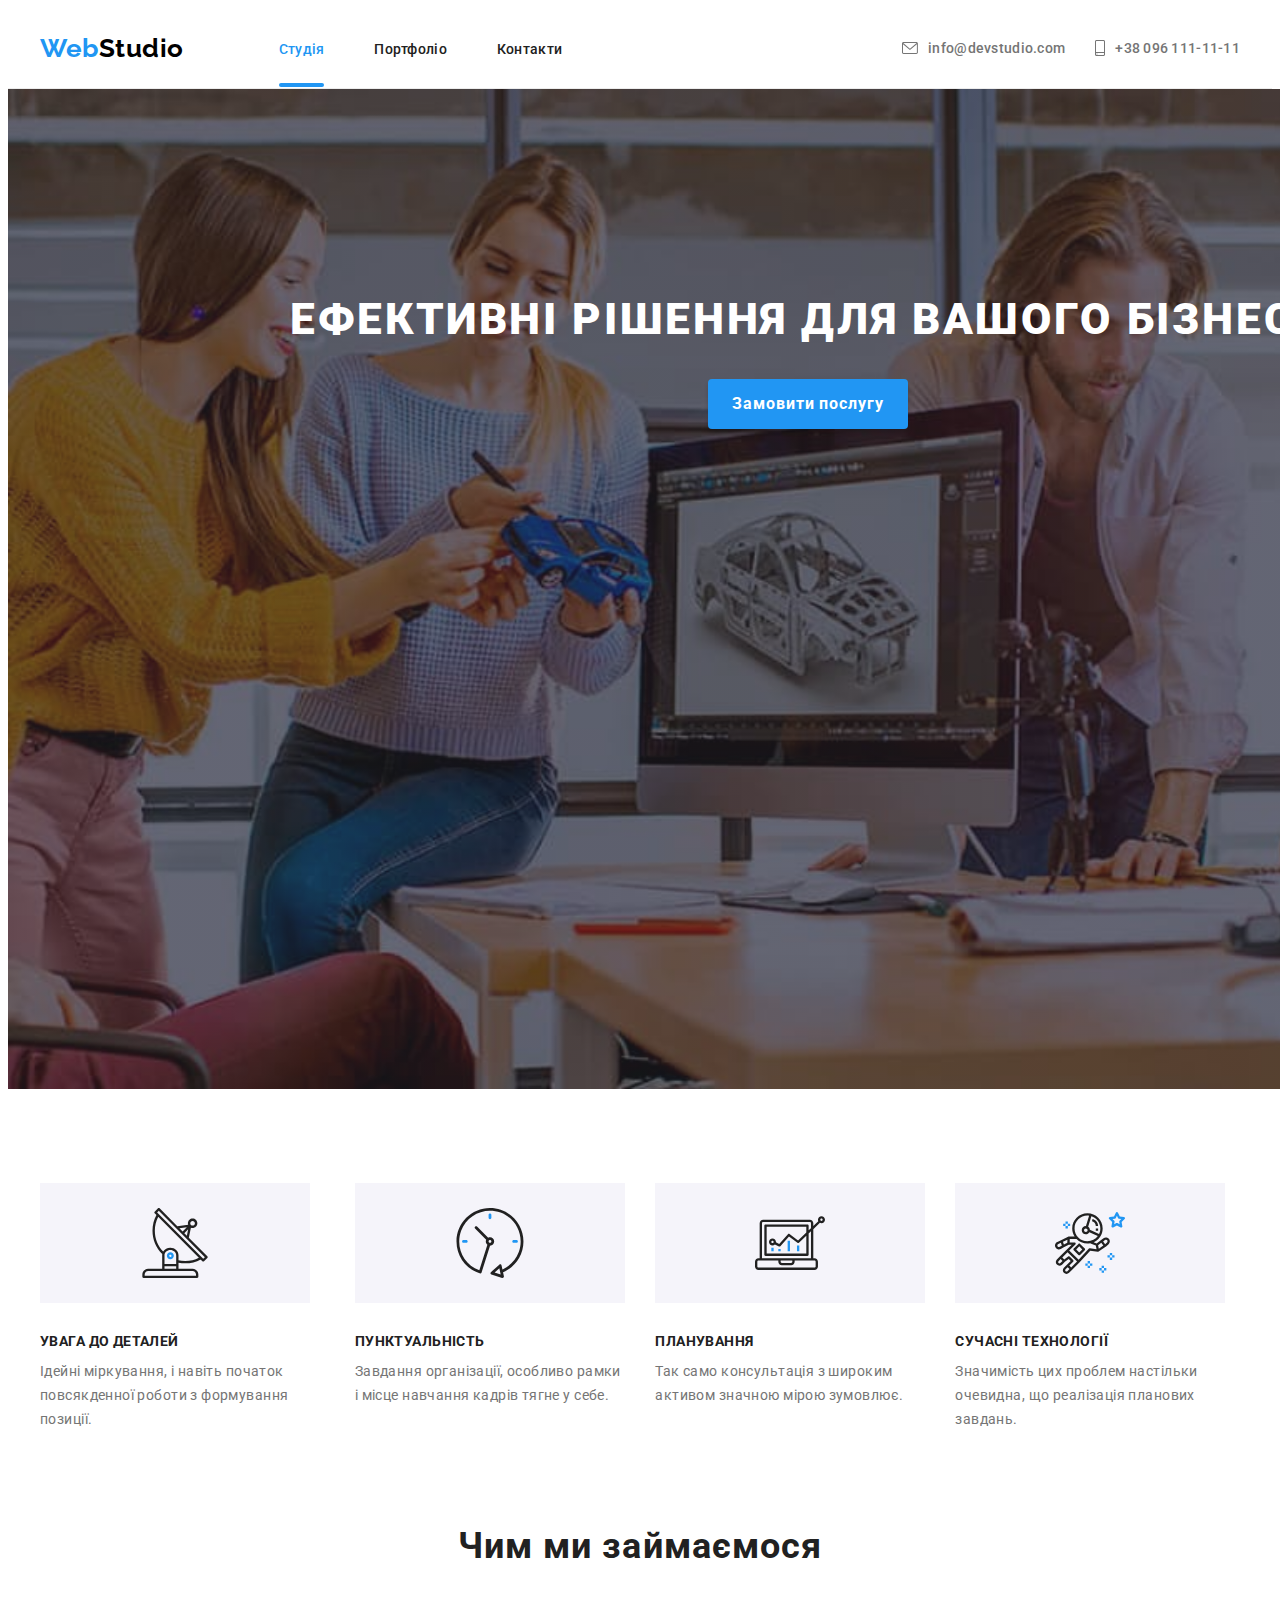
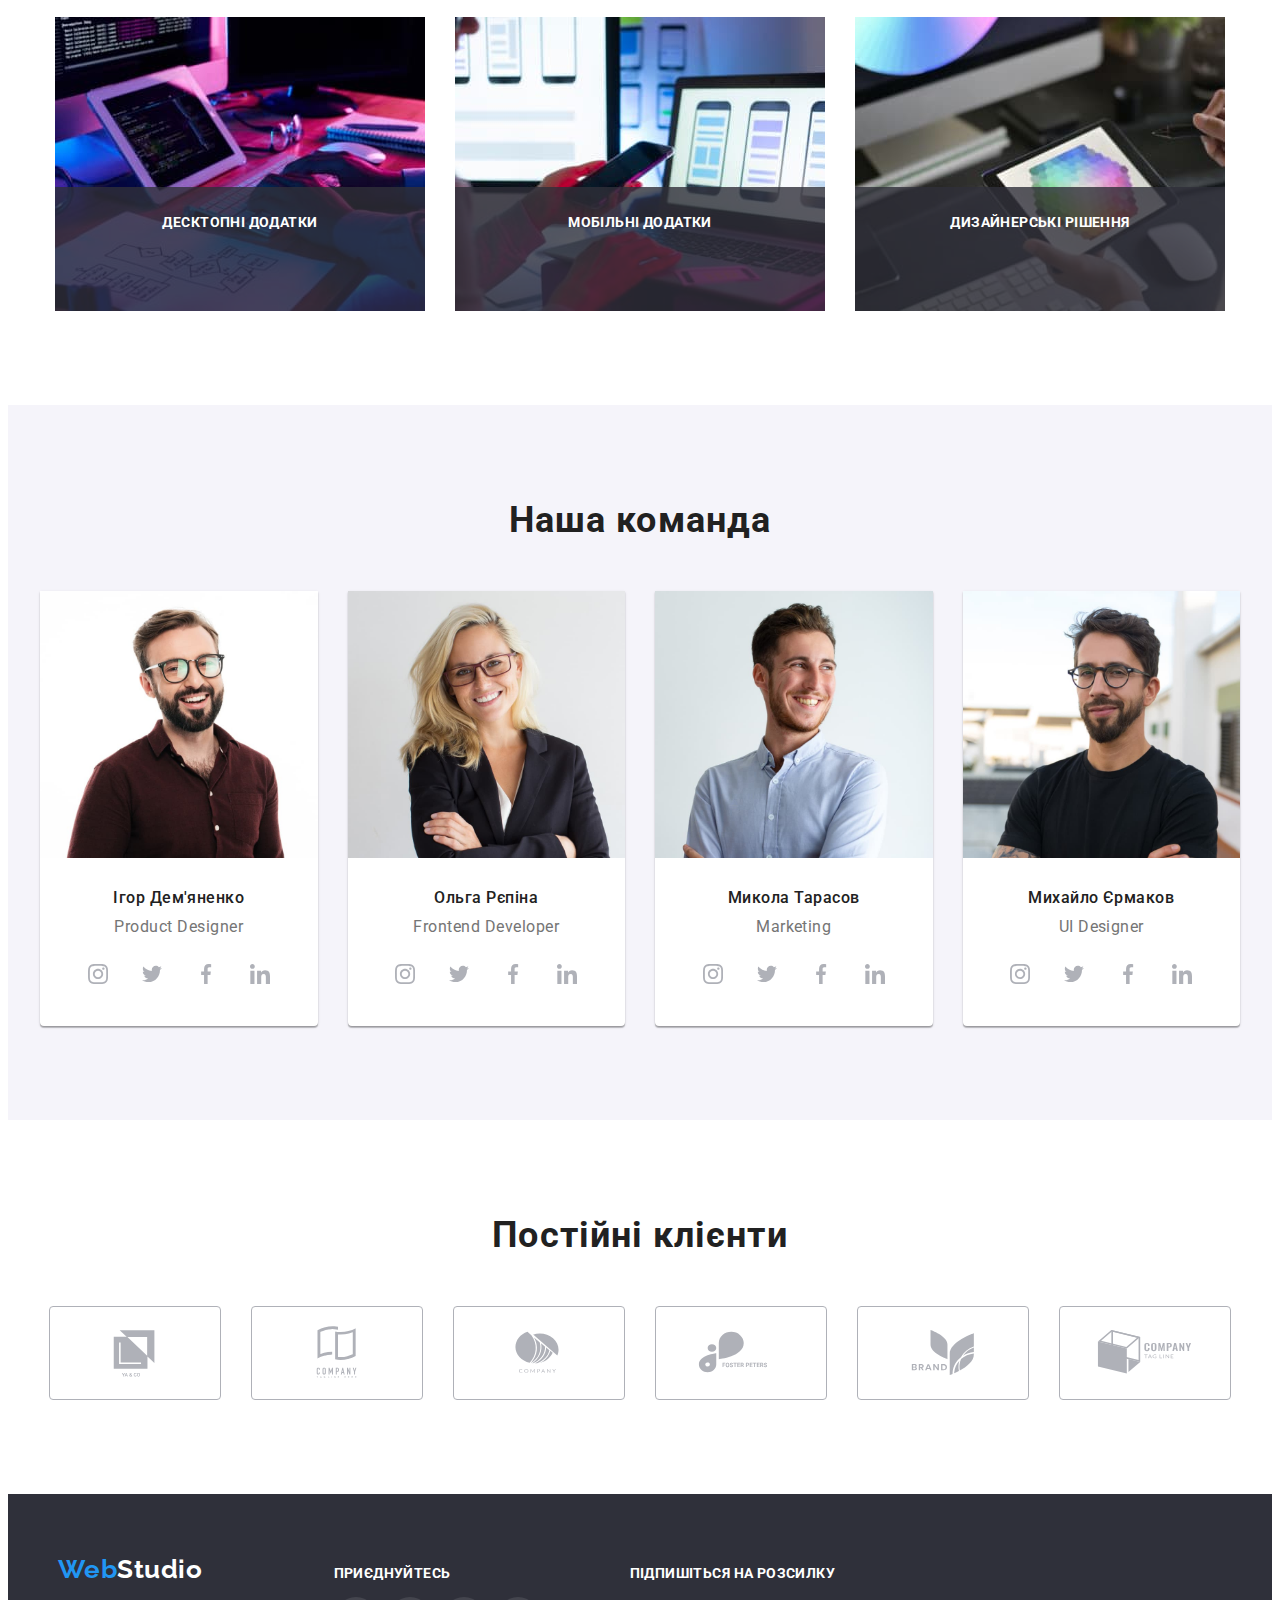
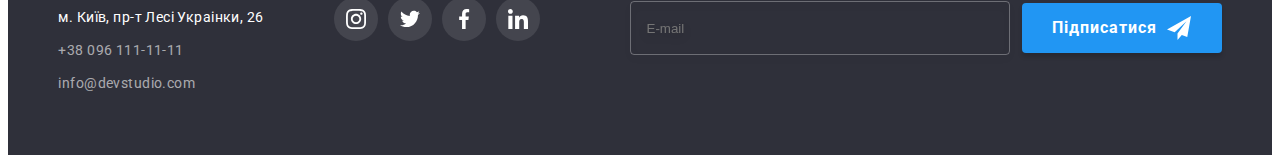
<file: index.html>
<!DOCTYPE html>
<html lang="uk">
  <head>
    <meta charset="UTF-8" />
    <meta http-equiv="X-UA-Compatible" content="IE=edge" />
    <meta name="viewport" content="width=device-width, initial-scale=1.0" />
    <title>WebStudio</title>
    <link rel="preconnect" href="https://fonts.googleapis.com" />
    <link rel="preconnect" href="https://fonts.gstatic.com" crossorigin />
    <link
      href="https://fonts.googleapis.com/css2?family=Raleway:wght@700&family=Roboto:wght@400;500;700;900&display=swap"
      rel="stylesheet"
    />
    <link
      rel="stylesheet"
      href="https://cdnjs.cloudflare.com/ajax/libs/modern-normalize/1.1.0/modern-normalize.min.css"
      integrity="sha512-wpPYUAdjBVSE4KJnH1VR1HeZfpl1ub8YT/NKx4PuQ5NmX2tKuGu6U/JRp5y+Y8XG2tV+wKQpNHVUX03MfMFn9Q=="
      crossorigin="anonymous"
      referrerpolicy="no-referrer"
    />
    <link rel="stylesheet" href="./css/main.min.css" />
  </head>

  <body>
    <!---------- HEADER ---------->
    <header class="header">
      <nav class="header-nav container">
        <a class="logo" lang="en" href="./index.html"><span>Web</span>Studio</a>
        <ul class="header-list">
          <li class="header-list__item">
            <a class="header-list__link underline current" href="./index.html">Студія</a>
          </li>
          <li class="header-list__item">
            <a class="header-list__link underline" href="./portfolio.html">Портфоліо</a>
          </li>
          <li class="header-list__item">
            <a class="header-list__link underline" href="#">Контакти</a>
          </li>
        </ul>
        <ul class="header-contacts">
          <li class="header-contacts__item">
            <a class="header-contacts__link" href="mailto:info@devstudio.com">
              <svg class="header-contacts__icon" width="16" height="12">
                <use href="./images/icons.svg#icon-email"></use>
              </svg>
              info@devstudio.com
            </a>
          </li>
          <li class="header-contacts__item">
            <a class="header-contacts__link" href="tel:+380961111111">
              <svg class="header-contacts__icon" width="10" height="16">
                <use href="./images/icons.svg#icon-smartphone"></use>
              </svg>
              +38 096 111-11-11
            </a>
          </li>
        </ul>
      </nav>
    </header>

    <main class="main">
      <!---------- HERO ---------->
      <section class="hero">
        <div class="hero__wrap container">
          <h1 class="hero__title">Ефективні рішення для вашого бізнесу</h1>
          <button class="button" type="button" data-modal-open>Замовити послугу</button>
        </div>
      </section>

      <!---------- OUR ADVANTAGES ---------->
      <section class="advantages section">
        <div class="advantages__wrap container">
          <h2 class="advantages__title visually-hidden">Наші переваги</h2>
          <!--h2 - це неявний заголовок, його не має на макеті. Його буде скрито за допомогою CSS-->
          <ul class="advantages-list">
            <li class="advantages-list__item">
              <div class="advantages-list__wrap">
                <svg class="advantages-list__icon" width="70" height="70">
                  <use href="./images/icons.svg#icon-antenna"></use>
                </svg>
              </div>
              <h3 class="advantages-list__title">Увага до деталей</h3>
              <p class="advantages-list__text">
                Ідейні міркування, і навіть початок повсякденної роботи з формування позиції.
              </p>
            </li>
            <li class="advantages-list__item">
              <div class="advantages-list__wrap">
                <svg class="advantages-list__icon" width="70" height="70">
                  <use href="./images/icons.svg#icon-clock"></use>
                </svg>
              </div>
              <h3 class="advantages-list__title">Пунктуальність</h3>
              <p class="advantages-list__text">
                Завдання організації, особливо рамки і місце навчання кадрів тягне у себе.
              </p>
            </li>
            <li class="advantages-list__item">
              <div class="advantages-list__wrap">
                <svg class="advantages-list__icon" width="70" height="70">
                  <use href="./images/icons.svg#icon-diagram"></use>
                </svg>
              </div>
              <h3 class="advantages-list__title">Планування</h3>
              <p class="advantages-list__text">Так само консультація з широким активом значною мірою зумовлює.</p>
            </li>

            <li class="advantages-list__item">
              <div class="advantages-list__wrap">
                <svg class="advantages-list__icon" width="70" height="70">
                  <use href="./images/icons.svg#icon-astronaut"></use>
                </svg>
              </div>
              <h3 class="advantages-list__title">Сучасні технології</h3>
              <p class="advantages-list__text">
                Значимість цих проблем настільки очевидна, що реалізація планових завдань.
              </p>
            </li>
          </ul>
        </div>
      </section>

      <!---------- WHAT WE DO ---------->
      <section class="whatwedo">
        <div class="whatwedo__wrap container">
          <h2 class="whatwedo__title">Чим ми займаємося</h2>
          <ul class="whatwedo-list">
            <li class="whatwedo-list__item">
              <img src="./images/img1.jpg" width="370" alt="Людина працю за комп'ютером" />
              <p class="whatwedo-list__text">Десктопні додатки</p>
            </li>
            <li class="whatwedo-list__item">
              <img src="./images/img2.jpg" width="370" alt="Людина працює над макетом мобільного додатку" />
              <p class="whatwedo-list__text">Мобільні додатки</p>
            </li>
            <li class="whatwedo-list__item">
              <img src="./images/img3.jpg" width="370" alt="Людина працює з кольорами мобільного додатку" />
              <p class="whatwedo-list__text">Дизайнерські рішення</p>
            </li>
          </ul>
        </div>
      </section>

      <!---------- TEAM ---------->
      <section class="team section">
        <div class="team__wrap container">
          <h2 class="team__title">Наша команда</h2>
          <ul class="team-list">
            <li class="team-list__item">
              <div class="team-list__wrap">
                <img src="./images/img4.jpg" width="270" alt="Ігор Дем'яненко" />
                <div class="team-list__cardfooter">
                  <h3 class="team-list__title">Ігор Дем'яненко</h3>
                  <p class="team-list__text" lang="en">Product Designer</p>
                  <ul class="socialnets">
                    <li class="socialnets__item">
                      <a class="socialnets__link" href="#">
                        <svg class="socialnets__icon" width="20" height="20">
                          <use href="./images/icons.svg#icon-instagram"></use>
                        </svg>
                      </a>
                    </li>
                    <li class="socialnets__item">
                      <a class="socialnets__link" href="#">
                        <svg class="socialnets__icon" width="20" height="20">
                          <use href="./images/icons.svg#icon-twitter"></use>
                        </svg>
                      </a>
                    </li>
                    <li class="socialnets__item">
                      <a class="socialnets__link" href="#">
                        <svg class="socialnets__icon" width="20" height="20">
                          <use href="./images/icons.svg#icon-facebook"></use>
                        </svg>
                      </a>
                    </li>
                    <li class="socialnets__item">
                      <a class="socialnets__link" href="#">
                        <svg class="socialnets__icon" width="20" height="20">
                          <use href="./images/icons.svg#icon-linkedin"></use>
                        </svg>
                      </a>
                    </li>
                  </ul>
                </div>
              </div>
            </li>
            <li class="team-list__item">
              <div class="team-list__wrap">
                <img src="./images/img5.jpg" width="270" alt="Ольга Рєпіна" />
                <div class="team-list__cardfooter">
                  <h3 class="team-list__title">Ольга Рєпіна</h3>
                  <p class="team-list__text" lang="en">Frontend Developer</p>
                  <ul class="socialnets">
                    <li class="socialnets__item">
                      <a class="socialnets__link" href="#">
                        <svg class="socialnets__icon" width="20" height="20">
                          <use href="./images/icons.svg#icon-instagram"></use>
                        </svg>
                      </a>
                    </li>
                    <li class="socialnets__item">
                      <a class="socialnets__link" href="#">
                        <svg class="socialnets__icon" width="20" height="20">
                          <use href="./images/icons.svg#icon-twitter"></use>
                        </svg>
                      </a>
                    </li>
                    <li class="socialnets__item">
                      <a class="socialnets__link" href="#">
                        <svg class="socialnets__icon" width="20" height="20">
                          <use href="./images/icons.svg#icon-facebook"></use>
                        </svg>
                      </a>
                    </li>
                    <li class="socialnets__item">
                      <a class="socialnets__link" href="#">
                        <svg class="socialnets__icon" width="20" height="20">
                          <use href="./images/icons.svg#icon-linkedin"></use>
                        </svg>
                      </a>
                    </li>
                  </ul>
                </div>
              </div>
            </li>
            <li class="team-list__item">
              <div class="team-list__wrap">
                <img src="./images/img6.jpg" width="270" alt="Микола Тарасов" />
                <div class="team-list__cardfooter">
                  <h3 class="team-list__title">Микола Тарасов</h3>
                  <p class="team-list__text" lang="en">Marketing</p>
                  <ul class="socialnets">
                    <li class="socialnets__item">
                      <a class="socialnets__link" href="#">
                        <svg class="socialnets__icon" width="20" height="20">
                          <use href="./images/icons.svg#icon-instagram"></use>
                        </svg>
                      </a>
                    </li>
                    <li class="socialnets__item">
                      <a class="socialnets__link" href="#">
                        <svg class="socialnets__icon" width="20" height="20">
                          <use href="./images/icons.svg#icon-twitter"></use>
                        </svg>
                      </a>
                    </li>
                    <li class="socialnets__item">
                      <a class="socialnets__link" href="#">
                        <svg class="socialnets__icon" width="20" height="20">
                          <use href="./images/icons.svg#icon-facebook"></use>
                        </svg>
                      </a>
                    </li>
                    <li class="socialnets__item">
                      <a class="socialnets__link" href="#">
                        <svg class="socialnets__icon" width="20" height="20">
                          <use href="./images/icons.svg#icon-linkedin"></use>
                        </svg>
                      </a>
                    </li>
                  </ul>
                </div>
              </div>
            </li>
            <li class="team-list__item">
              <div class="team-list__wrap">
                <img src="./images/img7.jpg" width="270" alt="Михайло Єрмаков" />
                <div class="team-list__cardfooter">
                  <h3 class="team-list__title">Михайло Єрмаков</h3>
                  <p class="team-list__text" lang="en">UI Designer</p>
                  <ul class="socialnets">
                    <li class="socialnets__item">
                      <a class="socialnets__link" href="#">
                        <svg class="socialnets__icon" width="20" height="20">
                          <use href="./images/icons.svg#icon-instagram"></use>
                        </svg>
                      </a>
                    </li>
                    <li class="socialnets__item">
                      <a class="socialnets__link" href="#">
                        <svg class="socialnets__icon" width="20" height="20">
                          <use href="./images/icons.svg#icon-twitter"></use>
                        </svg>
                      </a>
                    </li>
                    <li class="socialnets__item">
                      <a class="socialnets__link" href="#">
                        <svg class="socialnets__icon" width="20" height="20">
                          <use href="./images/icons.svg#icon-facebook"></use>
                        </svg>
                      </a>
                    </li>
                    <li class="socialnets__item">
                      <a class="socialnets__link" href="#">
                        <svg class="socialnets__icon" width="20" height="20">
                          <use href="./images/icons.svg#icon-linkedin"></use>
                        </svg>
                      </a>
                    </li>
                  </ul>
                </div>
              </div>
            </li>
          </ul>
        </div>
      </section>

      <!---------- CLIENTS ---------->
      <section class="clients section">
        <div class="clients__wrap container">
          <h2 class="clients__title">Постійні клієнти</h2>
          <ul class="clients-list">
            <li class="clients-list__item">
              <a class="clients-list__link" href="#" target="_blank" rel="noopener noreferrer nofollow">
                <svg class="clients-list__icon" width="106" height="60">
                  <use href="./images/icons.svg#icon-logo-yaco"></use>
                </svg>
              </a>
            </li>
            <li class="clients-list__item">
              <a class="clients-list__link" href="#" target="_blank" rel="noopener noreferrer nofollow">
                <svg class="clients-list__icon" width="106" height="60">
                  <use href="./images/icons.svg#icon-logo-tagline-here"></use>
                </svg>
              </a>
            </li>
            <li class="clients-list__item">
              <a class="clients-list__link" href="#" target="_blank" rel="noopener noreferrer nofollow">
                <svg class="clients-list__icon" width="106" height="60">
                  <use href="./images/icons.svg#icon-logo-company"></use>
                </svg>
              </a>
            </li>
            <li class="clients-list__item">
              <a class="clients-list__link" href="#" target="_blank" rel="noopener noreferrer nofollow">
                <svg class="clients-list__icon" width="106" height="60">
                  <use href="./images/icons.svg#icon-logo-foster-peters"></use>
                </svg>
              </a>
            </li>
            <li class="clients-list__item">
              <a class="clients-list__link" href="#" target="_blank" rel="noopener noreferrer nofollow">
                <svg class="clients-list__icon" width="106" height="60">
                  <use href="./images/icons.svg#icon-logo-brand"></use>
                </svg>
              </a>
            </li>
            <li class="clients-list__item">
              <a class="clients-list__link" href="#" target="_blank" rel="noopener noreferrer nofollow">
                <svg class="clients-list__icon" width="106" height="60">
                  <use href="./images/icons.svg#icon-logo-tagline"></use>
                </svg>
              </a>
            </li>
          </ul>
        </div>
      </section>
    </main>

    <!---------- FOOTER ---------->
    <footer class="footer">
      <div class="footer__wrap container">
        <div class="footer-contacts">
          <a class="logo footer__logo" lang="en" href="./index.html"><span>Web</span>Studio</a>
          <address class="address">
            <ul class="address-list">
              <li class="address-list__item">
                <a
                  class="address-list__map"
                  href="https://goo.gl/maps/CPtrU1FHBa2aNyZL9"
                  target="_blank"
                  rel="noopener noreferrer nofollow"
                  >м. Київ, пр-т Лесі Украінки, 26
                </a>
              </li>

              <li class="address-list__item">
                <a class="address-list__tel" href="tel:+380961111111">+38 096 111-11-11</a>
              </li>

              <li class="address-list__item">
                <a class="address-list__mailto" href="mailto:info@devstudio.com">info@devstudio.com</a>
              </li>
            </ul>
          </address>
        </div>
        <div class="footer__socialnets">
          <h2 class="footer__title">приєднуйтесь</h2>
          <ul class="socialnets">
            <li class="socialnets__item">
              <a class="socialnets__link" href="#" target="_blank" rel="noopener noreferrer nofollow">
                <svg class="socialnets__icon socialnets__icon--color" width="20" height="20">
                  <use href="./images/icons.svg#icon-instagram"></use>
                </svg>
              </a>
            </li>
            <li class="socialnets__item">
              <a class="socialnets__link" href="#" target="_blank" rel="noopener noreferrer nofollow">
                <svg class="socialnets__icon socialnets__icon--color" width="20" height="20">
                  <use href="./images/icons.svg#icon-twitter"></use>
                </svg>
              </a>
            </li>
            <li class="socialnets__item">
              <a class="socialnets__link" href="#" target="_blank" rel="noopener noreferrer nofollow">
                <svg class="socialnets__icon socialnets__icon--color" width="20" height="20">
                  <use href="./images/icons.svg#icon-facebook"></use>
                </svg>
              </a>
            </li>
            <li class="socialnets__item">
              <a class="socialnets__link" href="#" target="_blank" rel="noopener noreferrer nofollow">
                <svg class="socialnets__icon socialnets__icon--color" width="20" height="20">
                  <use href="./images/icons.svg#icon-linkedin"></use>
                </svg>
              </a>
            </li>
          </ul>
        </div>
        <form class="footer-form">
          <h2 class="footer-form__title">Підпишіться на розсилку</h2>
          <label class="footer-form__label">
            <input class="footer-form__signup" type="email" placeholder="E-mail" />
            <button class="button footer-form__button" type="submit">
              Підписатися
              <svg class="footer-form__icon" width="24" height="24">
                <use href="./images/icons.svg#icon-send"></use>
              </svg>
            </button>
          </label>
        </form>
      </div>
    </footer>

    <!-- Modal window for "Замовити послугу" -->
    <div class="backdrop is-hidden" data-modal>
      <div class="modal">
        <button class="modal__button" type="button" data-modal-close>
          <svg class="modal__icon" width="18" height="18">
            <use href="./images/icons.svg#icon-close-black"></use>
          </svg>
        </button>

        <form class="modal-form">
          <b class="modal-form__title">Залиште свої дані, ми вам передзвонимо</b>
          <label class="modal-form__label">
            <input class="modal-form__input" type="text" name="user-name" />
            <span class="modal-form__pretitle">Ім'я</span>
            <svg class="modal-form__icon" width="18" height="18">
              <use href="./images/icons.svg#icon-person-black"></use>
            </svg>
          </label>

          <label class="modal-form__label">
            <input class="modal-form__input type="tel" name="tel" />
            <span class="modal-form__pretitle">Телефон</span>
            <svg class="modal-form__icon" width="18" height="18">
              <use href="./images/icons.svg#icon-phone-black"></use>
            </svg>
          </label>

          <label class="modal-form__label">
            <input class="modal-form__input type="email" name="email" />
            <span class="modal-form__pretitle">Пошта</span>
            <svg class="modal-form__icon" width="18" height="18">
              <use href="./images/icons.svg#icon-email-black"></use>
            </svg>
          </label>

          <div class="modal-form__label">
            <textarea
              class="modal-form__comments"
              name="comments"
              cols="30"
              rows="10"
              placeholder="Введіть текст"
            ></textarea>
            <span class="modal-form__pretitle">Коментар</span>
          </div>

          <label class="modal-form__contract">
            <input class="modal-form__checkbox--out" type="checkbox" name="checkbox" value="contract terms" />
            <span class="modal-form__checkbox--new"></span>
            <b class="modal-form__text">Погоджуюся з розсилкою та приймаю</b>
            <a class="modal-form__terms" href="#">Умови договору</a>
          </label>

          <button class="modal-form__button" type="submit">Відправити</button>
        </form>
      </div>
    </div>
  </body>

  <script src="./js/modal.js"></script>
</html>
</file>
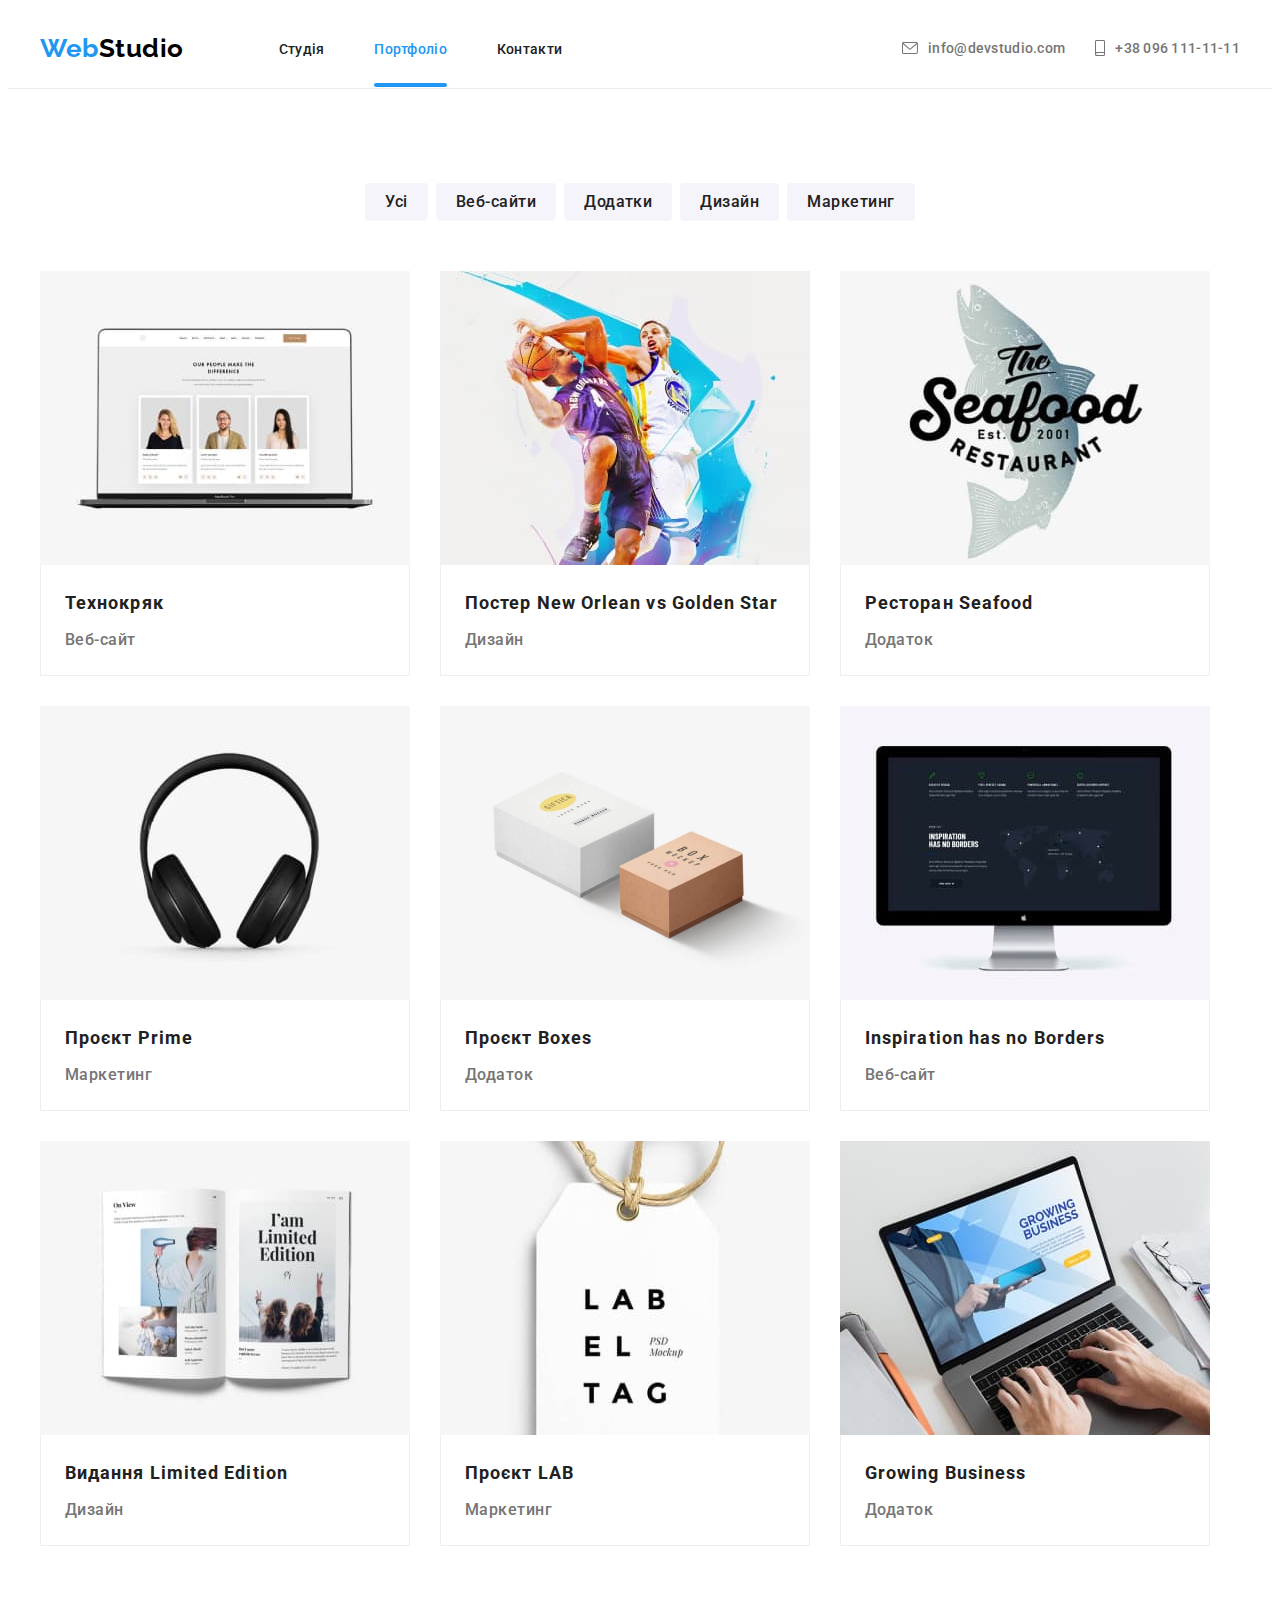
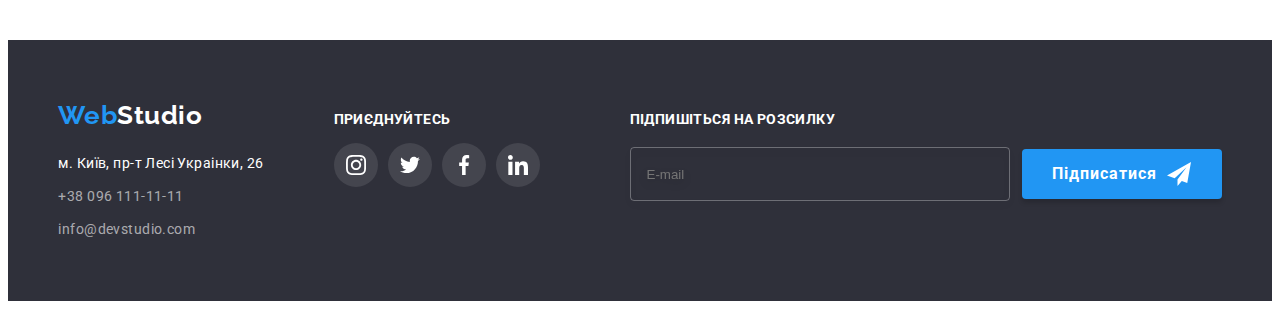
<file: portfolio.html>
<!DOCTYPE html>
<html lang="uk">
  <head>
    <meta charset="UTF-8" />
    <meta http-equiv="X-UA-Compatible" content="IE=edge" />
    <meta name="viewport" content="width=device-width, initial-scale=1.0" />
    <title>Portfolio</title>
    <link rel="preconnect" href="https://fonts.googleapis.com" />
    <link rel="preconnect" href="https://fonts.gstatic.com" crossorigin />
    <link
      href="https://fonts.googleapis.com/css2?family=Raleway:wght@700&family=Roboto:wght@400;500;700;900&display=swap"
      rel="stylesheet"
    />
    <link
      rel="stylesheet"
      href="https://cdnjs.cloudflare.com/ajax/libs/modern-normalize/1.1.0/modern-normalize.min.css"
      integrity="sha512-wpPYUAdjBVSE4KJnH1VR1HeZfpl1ub8YT/NKx4PuQ5NmX2tKuGu6U/JRp5y+Y8XG2tV+wKQpNHVUX03MfMFn9Q=="
      crossorigin="anonymous"
      referrerpolicy="no-referrer"
    />
    <link rel="stylesheet" href="./css/main.min.css" />
  </head>

  <body>
    <!----------HEADER------------->
    <header class="header">
      <nav class="header-nav container">
        <a class="logo" lang="en" href="./index.html"><span>Web</span>Studio</a>
        <ul class="header-list">
          <li class="header-list__item">
            <a class="header-list__link underline" href="./index.html">Студія</a>
          </li>
          <li class="header-list__item">
            <a class="header-list__link underline current" href="./portfolio.html">Портфоліо</a>
          </li>
          <li class="header-list__item">
            <a class="header-list__link underline" href="#">Контакти</a>
          </li>
        </ul>
        <ul class="header-contacts">
          <li class="header-contacts__item">
            <a class="header-contacts__link" href="mailto:info@devstudio.com">
              <svg class="header-contacts__icon" width="16" height="12">
                <use href="./images/icons.svg#icon-email"></use>
              </svg>
              info@devstudio.com
            </a>
          </li>
          <li class="header-contacts__item">
            <a class="header-contacts__link" href="tel:+380961111111">
              <svg class="header-contacts__icon" width="10" height="16">
                <use href="./images/icons.svg#icon-smartphone"></use>
              </svg>
              +38 096 111-11-11
            </a>
          </li>
        </ul>
      </nav>
    </header>
    <main class="portfolio-main">
      <!----------CASES------------>
      <section class="cases section">
        <div class="cases__wrap container">
          <h1 class="cases__title visually-hidden">Перелік наших робіт</h1>
          <!--h1 - це неявний заголовок, його не має на макеті. Його буде скрито за допомогою CSS-->
          <ul class="cases-menu">
            <li class="cases-menu__item">
              <button class="cases-menu__btn" type="button">Усі</button>
            </li>

            <li class="cases-menu__item">
              <button class="cases-menu__btn" type="button">Веб-сайти</button>
            </li>

            <li class="cases-menu__item">
              <button class="cases-menu__btn" type="button">Додатки</button>
            </li>

            <li class="cases-menu__item">
              <button class="cases-menu__btn" type="button">Дизайн</button>
            </li>

            <li class="cases-menu__item">
              <button class="cases-menu__btn" type="button">Маркетинг</button>
            </li>
          </ul>

          <ul class="cases-gallery">
            <li class="cases-gallery__item">
              <a class="cases-gallery__link" href="#" target="_blank" rel="noopener noreferrer nofollow">
                <div class="cases-gallery__card">
                  <img
                    class="cases-gallery__img"
                    src="./images/website-tehno.jpg"
                    width="370"
                    alt="вебсайт технокряк"
                  />
                  <p class="cases-gallery__information">
                    Ресурс пропонує комплексні пропозиції з різним рівнем функціоналу та сервісів. Все це дозволить
                    відвідувачу отримати вичерпні відомості про компанію чи приватну особу.
                  </p>
                </div>
                <div class="cases-gallery__desc">
                  <h2 class="cases-gallery__subtitle">Технокряк</h2>
                  <p class="cases-gallery__text">Веб-сайт</p>
                </div>
              </a>
            </li>

            <li class="cases-gallery__item">
              <a class="cases-gallery__link" href="#" target="_blank" rel="noopener noreferrer nofollow">
                <div class="cases-gallery__card">
                  <img
                    class="cases-gallery__img"
                    src="./images/basketbol.jpg"
                    width="370"
                    alt="Постер New Orlean vs Golden Star"
                  />
                  <p class="cases-gallery__information">
                    Lorem ipsum dolor sit amet consectetur adipisicing elit. Neque excepturi, exercitationem explicabo
                    illum iusto soluta.
                  </p>
                </div>
                <div class="cases-gallery__desc">
                  <h2 class="cases-gallery__subtitle">Постер New Orlean vs Golden Star</h2>
                  <p class="cases-gallery__text">Дизайн</p>
                </div>
              </a>
            </li>

            <li class="cases-gallery__item">
              <a class="cases-gallery__link" href="#" target="_blank" rel="noopener noreferrer nofollow">
                <div class="cases-gallery__card">
                  <img
                    class="cases-gallery__img"
                    src="./images/restaurant-seafood.jpg"
                    width="370"
                    alt="Ресторан Seafood"
                  />
                  <p class="cases-gallery__information">
                    Lorem ipsum dolor sit amet consectetur adipisicing elit. Neque excepturi, exercitationem explicabo
                    illum iusto soluta.
                  </p>
                </div>
                <div class="cases-gallery__desc">
                  <h2 class="cases-gallery__subtitle">Ресторан Seafood</h2>
                  <p class="cases-gallery__text">Додаток</p>
                </div>
              </a>
            </li>

            <li class="cases-gallery__item">
              <a class="cases-gallery__link" href="#" target="_blank" rel="noopener noreferrer nofollow">
                <div class="cases-gallery__card">
                  <img class="cases-gallery__img" src="./images/project-prime.jpg" width="370" alt="Проєкт Prime" />
                  <p class="cases-gallery__information">
                    Lorem ipsum dolor sit amet consectetur adipisicing elit. Neque excepturi, exercitationem explicabo
                    illum iusto soluta.
                  </p>
                </div>
                <div class="div cases-gallery__desc">
                  <h2 class="cases-gallery__subtitle">Проєкт Prime</h2>
                  <p class="cases-gallery__text">Маркетинг</p>
                </div>
              </a>
            </li>

            <li class="cases-gallery__item">
              <a class="cases-gallery__link" href="#" target="_blank" rel="noopener noreferrer nofollow">
                <div class="cases-gallery__card">
                  <img class="cases-gallery__img" src="./images/project-boxes.png" width="370" alt="Проєкт Boxes" />
                  <p class="cases-gallery__information">
                    Lorem ipsum dolor sit amet consectetur adipisicing elit. Neque excepturi, exercitationem explicabo
                    illum iusto soluta.
                  </p>
                </div>
                <div class="cases-gallery__desc">
                  <h2 class="cases-gallery__subtitle">Проєкт Boxes</h2>
                  <p class="cases-gallery__text">Додаток</p>
                </div>
              </a>
            </li>

            <li class="cases-gallery__item">
              <a class="cases-gallery__link" href="#" target="_blank" rel="noopener noreferrer nofollow">
                <div class="cases-gallery__card">
                  <img
                    class="cases-gallery__img"
                    src="./images/inspiration.jpg"
                    width="370"
                    alt="Inspiration has no Borders"
                  />
                  <p class="cases-gallery__information">
                    Lorem ipsum dolor sit amet consectetur adipisicing elit. Neque excepturi, exercitationem explicabo
                    illum iusto soluta.
                  </p>
                </div>
                <div class="cases-gallery__desc">
                  <h2 class="cases-gallery__subtitle">Inspiration has no Borders</h2>
                  <p class="cases-gallery__text">Веб-сайт</p>
                </div>
              </a>
            </li>

            <li class="cases-gallery__item">
              <a class="cases-gallery__link" href="#" target="_blank" rel="noopener noreferrer nofollow">
                <div class="cases-gallery__card">
                  <img
                    class="cases-gallery__img"
                    src="./images/limited-edition.jpg"
                    width="370"
                    alt="Видання Limited Edition"
                  />
                  <p class="cases-gallery__information">
                    Lorem ipsum dolor sit amet consectetur adipisicing elit. Neque excepturi, exercitationem explicabo
                    illum iusto soluta.
                  </p>
                </div>
                <div class="cases-gallery__desc">
                  <h2 class="cases-gallery__subtitle">Видання Limited Edition</h2>
                  <p class="cases-gallery__text">Дизайн</p>
                </div>
              </a>
            </li>

            <li class="cases-gallery__item">
              <a class="cases-gallery__link" href="#" target="_blank" rel="noopener noreferrer nofollow">
                <div class="cases-gallery__card">
                  <img class="cases-gallery__img" src="./images/project-lab.jpg" width="370" alt="Проєкт LAB" />
                  <p class="cases-gallery__information">
                    Lorem ipsum dolor sit amet consectetur adipisicing elit. Neque excepturi, exercitationem explicabo
                    illum iusto soluta.
                  </p>
                </div>
                <div class="cases-gallery__desc">
                  <h2 class="cases-gallery__subtitle">Проєкт LAB</h2>
                  <p class="cases-gallery__text">Маркетинг</p>
                </div>
              </a>
            </li>

            <li class="cases-gallery__item">
              <a class="cases-gallery__link" href="#" target="_blank" rel="noopener noreferrer nofollow">
                <div class="cases-gallery__card">
                  <img
                    class="cases-gallery__img"
                    src="./images/growing-business.jpg"
                    width="370"
                    alt="Growing Business"
                  />
                  <p class="cases-gallery__information">
                    Lorem ipsum dolor sit amet consectetur adipisicing elit. Neque excepturi, exercitationem explicabo
                    illum iusto soluta.
                  </p>
                </div>
                <div class="cases-gallery__desc">
                  <h2 class="cases-gallery__subtitle">Growing Business</h2>
                  <p class="cases-gallery__text">Додаток</p>
                </div>
              </a>
            </li>
          </ul>
        </div>
      </section>
    </main>

    <!---------- FOOTER ---------->
    <footer class="footer">
      <div class="footer__wrap container">
        <div class="footer-contacts">
          <a class="logo footer__logo" lang="en" href="./index.html"><span>Web</span>Studio</a>
          <address class="address">
            <ul class="address-list">
              <li class="address-list__item">
                <a
                  class="address-list__map"
                  href="https://goo.gl/maps/CPtrU1FHBa2aNyZL9"
                  target="_blank"
                  rel="noopener noreferrer nofollow"
                  >м. Київ, пр-т Лесі Украінки, 26
                </a>
              </li>

              <li class="address-list__item">
                <a class="address-list__tel" href="tel:+380961111111">+38 096 111-11-11</a>
              </li>

              <li class="address-list__item">
                <a class="address-list__mailto" href="mailto:info@devstudio.com">info@devstudio.com</a>
              </li>
            </ul>
          </address>
        </div>
        <div class="footer__socialnets">
          <h2 class="footer__title">приєднуйтесь</h2>
          <ul class="socialnets">
            <li class="socialnets__item">
              <a class="socialnets__link" href="#" target="_blank" rel="noopener noreferrer nofollow">
                <svg class="socialnets__icon socialnets__icon--color" width="20" height="20">
                  <use href="./images/icons.svg#icon-instagram"></use>
                </svg>
              </a>
            </li>
            <li class="socialnets__item">
              <a class="socialnets__link" href="#" target="_blank" rel="noopener noreferrer nofollow">
                <svg class="socialnets__icon socialnets__icon--color" width="20" height="20">
                  <use href="./images/icons.svg#icon-twitter"></use>
                </svg>
              </a>
            </li>
            <li class="socialnets__item">
              <a class="socialnets__link" href="#" target="_blank" rel="noopener noreferrer nofollow">
                <svg class="socialnets__icon socialnets__icon--color" width="20" height="20">
                  <use href="./images/icons.svg#icon-facebook"></use>
                </svg>
              </a>
            </li>
            <li class="socialnets__item">
              <a class="socialnets__link" href="#" target="_blank" rel="noopener noreferrer nofollow">
                <svg class="socialnets__icon socialnets__icon--color" width="20" height="20">
                  <use href="./images/icons.svg#icon-linkedin"></use>
                </svg>
              </a>
            </li>
          </ul>
        </div>
        <form class="footer-form">
          <h2 class="footer-form__title">Підпишіться на розсилку</h2>
          <label class="footer-form__label">
            <input class="footer-form__signup" type="email" placeholder="E-mail" />
            <button class="button footer-form__button" type="submit">
              Підписатися
              <svg class="footer-form__icon" width="24" height="24">
                <use href="./images/icons.svg#icon-send"></use>
              </svg>
            </button>
          </label>
        </form>
      </div>
    </footer>
  </body>
</html>
</file>
<file: css/main.min.css>
h1,h2,h3,p{margin-top:0;margin-bottom:0}a{text-decoration:none}ul{list-style:none;margin:0;padding:0}button{cursor:pointer}img{display:block;width:100%;height:auto}.clients__title,.team__title,.whatwedo__title{margin-bottom:50px;text-align:center;color:#212121;font-family:"Roboto",sans-serif;font-weight:700;font-size:36px;line-height:1.1666666667;letter-spacing:.03em}.team-list__title{margin-top:30px;margin-bottom:10px;text-align:center;color:#212121;font-family:"Roboto",sans-serif;font-weight:500;font-size:16px;line-height:1.1875;letter-spacing:.03em}.team-list__text{text-align:center;color:#757575;font-family:"Roboto",sans-serif;font-weight:400;font-size:16px;line-height:1.1875;letter-spacing:.03em}.address-list__tel,.address-list__mailto,.address-list__map{font-family:"Roboto";font-style:normal;font-weight:400;font-size:14px;line-height:1.7142857143;letter-spacing:.03em}body{font-family:"Roboto",sans-serif;color:#212121}.section{padding-top:94px;padding-bottom:94px}.container{margin-left:auto;margin-right:auto;padding-left:15px;padding-right:15px;width:1200px}.button{width:200px;height:50px;background:#2196f3;color:#fff;border-radius:4px;border:rgba(0,0,0,0);-webkit-box-shadow:0px 4px 4px rgba(0,0,0,.15);box-shadow:0px 4px 4px rgba(0,0,0,.15);font-family:"Roboto";font-weight:700;font-size:16px;line-height:1.875;letter-spacing:.06em}.visually-hidden{position:absolute;width:1px;height:1px;margin:-1px;border:0;padding:0;white-space:nowrap;-webkit-clip-path:inset(100%);clip-path:inset(100%);clip:rect(0 0 0 0);overflow:hidden}.header{border-bottom:1px solid #ececec}.header-nav{display:-webkit-box;display:-ms-flexbox;display:flex;-webkit-box-pack:center;-ms-flex-pack:center;justify-content:center;-webkit-box-align:center;-ms-flex-align:center;align-items:center;height:80px}.header-list{display:-webkit-box;display:-ms-flexbox;display:flex;-webkit-box-pack:center;-ms-flex-pack:center;justify-content:center;-webkit-box-align:center;-ms-flex-align:center;align-items:center;margin-left:95px}.header-list__item{position:relative}.header-list__item+.header-list__item{margin-left:50px}.header-list__link{padding-top:10px;padding-bottom:30px;color:#212121;font-family:"Roboto";font-weight:500;font-size:14px;line-height:1.1428571429;letter-spacing:.02em;-webkit-transition:color 250ms cubic-bezier(0.4, 0, 0.2, 1);transition:color 250ms cubic-bezier(0.4, 0, 0.2, 1)}.header-list__link:hover,.header-list__link:focus{color:#2196f3;outline:0}.underline::after{content:"";position:absolute;bottom:-29.5px;right:0;width:0;height:4px;background-color:#2196f3;border-radius:2px;-webkit-transition:width 250ms cubic-bezier(0.4, 0, 0.2, 1);transition:width 250ms cubic-bezier(0.4, 0, 0.2, 1)}.header-list__link:hover::after,.header-list__link:focus::after,.header-list__link.current::after{width:100%;left:0}.current{outline:0;color:#2196f3}.header-contacts{display:-webkit-box;display:-ms-flexbox;display:flex;-webkit-box-pack:center;-ms-flex-pack:center;justify-content:center;-webkit-box-align:center;-ms-flex-align:center;align-items:center;margin-left:auto}.header-contacts__item{color:#757575}.header-contacts__item+.header-contacts__item{margin-left:30px}.header-contacts__link{display:-webkit-box;display:-ms-flexbox;display:flex;-webkit-box-pack:center;-ms-flex-pack:center;justify-content:center;-webkit-box-align:center;-ms-flex-align:center;align-items:center;padding-top:10px;padding-bottom:10px;color:inherit;font-family:"Roboto",sans-serif;font-weight:500;font-size:14px;line-height:1.1428571429;letter-spacing:.02em;-webkit-transition:color 250ms cubic-bezier(0.4, 0, 0.2, 1);transition:color 250ms cubic-bezier(0.4, 0, 0.2, 1)}.header-contacts__link:hover,.header-contacts__link:focus{color:#2196f3;outline:0}.header-contacts__icon{fill:currentColor;margin-right:10px}.logo{color:#000;font-family:"Raleway";font-weight:700;font-size:26px;line-height:1.1923076923;letter-spacing:.02em}.logo span{color:#2196f3}.hero{margin:0 auto;padding-top:200px;padding-bottom:200px;width:1600px;height:600px;background-color:#c4c4c4;text-align:center;background-image:-webkit-gradient(linear, left top, right top, from(rgba(47, 48, 58, 0.4)), to(rgba(47, 48, 58, 0.4))),url(/images/hero-bg.jpg);background-image:linear-gradient(to right, rgba(47, 48, 58, 0.4), rgba(47, 48, 58, 0.4)),url(/images/hero-bg.jpg);background-repeat:no-repeat;background-position:center;background-size:cover}.hero__title{margin-bottom:30px;color:#fff;font-family:"Roboto";font-weight:900;font-size:44px;line-height:1.3636363636;letter-spacing:.06em;text-transform:uppercase}.advantages-list{display:-webkit-box;display:-ms-flexbox;display:flex}.advantages-list__item+.advantages-list__item{margin-left:30px}.advantages-list__wrap{display:-webkit-box;display:-ms-flexbox;display:flex;-webkit-box-pack:center;-ms-flex-pack:center;justify-content:center;-webkit-box-align:center;-ms-flex-align:center;align-items:center;margin-bottom:30px;width:270px;height:120px;background-color:#f5f4fa}.advantages-list__title{margin-bottom:10px;color:#212121;font-family:"Roboto",sans-serif;font-weight:700;font-size:14px;line-height:1.1428571429;letter-spacing:.03em;text-transform:uppercase}.advantages-list__text{font-family:"Roboto",sans-serif;font-weight:400;font-size:14px;line-height:1.7142857143;letter-spacing:.03em;color:#757575}.whatwedo{padding-bottom:94px}.whatwedo-list{display:-webkit-box;display:-ms-flexbox;display:flex;-webkit-box-pack:center;-ms-flex-pack:center;justify-content:center;-webkit-box-align:center;-ms-flex-align:center;align-items:center}.whatwedo-list__item{position:relative}.whatwedo-list__item+.whatwedo-list__item{margin-left:30px}.whatwedo-list__text{position:absolute;bottom:0;left:0;padding:27px 0;text-align:center;width:100%;height:70px;color:#fff;background-color:rgba(47,48,58,.8);font-family:"Roboto",sans-serif;font-weight:700;font-size:14px;line-height:1.1428571429;letter-spacing:.03em;text-transform:uppercase}.team{background-color:#f5f4fa}.team-list{display:-webkit-box;display:-ms-flexbox;display:flex;-webkit-box-pack:center;-ms-flex-pack:center;justify-content:center;-webkit-box-align:center;-ms-flex-align:center;align-items:center}.team-list__item{background-color:#fff;-webkit-box-shadow:0px 1px 3px rgba(0,0,0,.12),0px 1px 1px rgba(0,0,0,.14),0px 2px 1px rgba(0,0,0,.2);box-shadow:0px 1px 3px rgba(0,0,0,.12),0px 1px 1px rgba(0,0,0,.14),0px 2px 1px rgba(0,0,0,.2);border-radius:0px 0px 4px 4px}.team-list__item+.team-list__item{margin-left:30px}.socialnets{display:-webkit-box;display:-ms-flexbox;display:flex;-webkit-box-pack:center;-ms-flex-pack:center;justify-content:center;-webkit-box-align:center;-ms-flex-align:center;align-items:center;padding-top:16px;padding-bottom:30px}.socialnets__item+.socialnets__item{margin-left:10px}.socialnets__link{display:-webkit-box;display:-ms-flexbox;display:flex;-webkit-box-pack:center;-ms-flex-pack:center;justify-content:center;-webkit-box-align:center;-ms-flex-align:center;align-items:center;width:44px;height:44px;border-radius:50%;fill:#afb1b8;-webkit-transition:background-color 250ms cubic-bezier(0.4, 0, 0.2, 1);transition:background-color 250ms cubic-bezier(0.4, 0, 0.2, 1)}.socialnets__link:hover,.socialnets__link:focus{background-color:#2196f3;outline:0}.socialnets__icon{-webkit-transition:fill 250ms cubic-bezier(0.4, 0, 0.2, 1);transition:fill 250ms cubic-bezier(0.4, 0, 0.2, 1)}.socialnets__link:hover .socialnets__icon,.socialnets__link:focus .socialnets__icon{fill:#fff}.clients-list{display:-webkit-box;display:-ms-flexbox;display:flex;-webkit-box-pack:center;-ms-flex-pack:center;justify-content:center;-webkit-box-align:center;-ms-flex-align:center;align-items:center}.clients-list__item+.clients-list__item{margin-left:30px}.clients-list__link{display:-webkit-box;display:-ms-flexbox;display:flex;-webkit-box-pack:center;-ms-flex-pack:center;justify-content:center;-webkit-box-align:center;-ms-flex-align:center;align-items:center;width:170px;height:92px;border:1px solid #afb1b8;border-radius:4px;-webkit-transition:border-color 250ms cubic-bezier(0.4, 0, 0.2, 1);transition:border-color 250ms cubic-bezier(0.4, 0, 0.2, 1)}.clients-list__link:hover,.clients-list__link:focus{outline:0;border-color:#2196f3}.clients-list__icon{fill:#afb1b8;-webkit-transition:fill 250ms cubic-bezier(0.4, 0, 0.2, 1);transition:fill 250ms cubic-bezier(0.4, 0, 0.2, 1)}.clients-list__link:hover .clients-list__icon,.clients-list__link:focus .clients-list__icon{fill:#2196f3}.footer{background-color:#2f303a}.footer__wrap{display:-webkit-box;display:-ms-flexbox;display:flex;-webkit-box-pack:center;-ms-flex-pack:center;justify-content:center;-webkit-box-align:center;-ms-flex-align:center;align-items:center;padding-top:60px;padding-bottom:60px;-webkit-box-align:baseline;-ms-flex-align:baseline;align-items:baseline}.footer__socialnets{margin-right:90px}.footer__title{font-family:"Roboto",sans-serif;font-weight:700;font-size:14px;line-height:1.1428571429;letter-spacing:.03em;text-transform:uppercase;color:#fff}.footer-contacts{margin-right:70px}.footer__logo{display:-webkit-inline-box;display:-ms-inline-flexbox;display:inline-flex;margin-bottom:20px;color:#fff}.address-list__item+.address-list__item{margin-top:9px}.address-list__map{color:#fff;-webkit-transition:color 250ms cubic-bezier(0.4, 0, 0.2, 1);transition:color 250ms cubic-bezier(0.4, 0, 0.2, 1)}.address-list__map:hover,.address-list__map:focus{color:#2196f3}.address-list__tel,.address-list__mailto{color:rgba(255,255,255,.6);-webkit-transition:color 250ms cubic-bezier(0.4, 0, 0.2, 1);transition:color 250ms cubic-bezier(0.4, 0, 0.2, 1)}.address-list__tel:hover,.address-list__tel:focus,.address-list__mailto:hover,.address-list__mailto:focus{color:#2196f3}.socialnets__link{background-color:rgba(255,255,255,.1)}.socialnets__icon--color{fill:#fff}.footer-form__title{margin-bottom:20px;font-family:"Roboto",sans-serif;font-weight:700;font-size:14px;line-height:1.1428571429;letter-spacing:.03em;text-transform:uppercase;color:#fff}.footer-form__label{display:-webkit-box;display:-ms-flexbox;display:flex;-webkit-box-pack:center;-ms-flex-pack:center;justify-content:center;-webkit-box-align:center;-ms-flex-align:center;align-items:center}.footer-form__signup{margin-right:12px;padding-left:16px;width:360px;height:50px;color:#fff;background-color:rgba(0,0,0,0);border:1px solid rgba(255,255,255,.3);border-radius:4px;-webkit-filter:drop-shadow(0px 4px 4px rgba(0, 0, 0, 0.15));filter:drop-shadow(0px 4px 4px rgba(0, 0, 0, 0.15))}.footer-form__signup:not(:-moz-placeholder-shown){color:#fff}.footer-form__signup:not(:-ms-input-placeholder){color:#fff}.footer-form__signup:not(:placeholder-shown){color:#fff}.footer-form__button{display:-webkit-box;display:-ms-flexbox;display:flex;-webkit-box-pack:center;-ms-flex-pack:center;justify-content:center;-webkit-box-align:center;-ms-flex-align:center;align-items:center}.footer-form__icon{margin-left:10px}.backdrop{position:fixed;top:0;left:0;width:100%;height:100%;background:rgba(0,0,0,.2)}.backdrop.is-hidden{visibility:hidden;opacity:0;pointer-events:none}.modal{position:absolute;top:50%;left:50%;-webkit-transform:translate(-50%, -50%);transform:translate(-50%, -50%);margin-top:auto;padding:40px;width:528px;height:581px;background:#fff;-webkit-box-shadow:0px 1px 3px rgba(0,0,0,.12),0px 1px 1px rgba(0,0,0,.14),0px 2px 1px rgba(0,0,0,.2);box-shadow:0px 1px 3px rgba(0,0,0,.12),0px 1px 1px rgba(0,0,0,.14),0px 2px 1px rgba(0,0,0,.2);border-radius:4px}.modal__button{display:-webkit-box;display:-ms-flexbox;display:flex;-webkit-box-pack:center;-ms-flex-pack:center;justify-content:center;-webkit-box-align:center;-ms-flex-align:center;align-items:center;position:absolute;top:8px;right:8px;width:30px;height:30px;outline:0;border-radius:50%;background:#fff;border:1px solid rgba(0,0,0,.1)}.modal__icon{-webkit-transition:fill 250ms cubic-bezier(0.4, 0, 0.2, 1);transition:fill 250ms cubic-bezier(0.4, 0, 0.2, 1)}.modal__button:hover .modal__icon,.modal__button:focus .modal__icon{fill:#2196f3}.modal-form__title{font-family:"Roboto",sans-serif;font-weight:700;font-size:20px;line-height:1.15;letter-spacing:.03em}.modal-form__label{display:block;margin-top:30px;position:relative}.modal-form__input{padding-left:42px;width:448px;height:40px;outline:0;border:1px solid rgba(33,33,33,.2);border-radius:4px;font-family:"Roboto",sans-serif;font-weight:400;font-size:16px;line-height:1.1875;letter-spacing:.03em;-webkit-transition:border-color 250ms cubic-bezier(0.4, 0, 0.2, 1);transition:border-color 250ms cubic-bezier(0.4, 0, 0.2, 1)}.modal-form__input:hover,.modal-form__input:focus{border-color:#2196f3}.modal-form__pretitle{position:absolute;top:-4px;left:0;-webkit-transform:translateY(-100%);transform:translateY(-100%);color:#757575;font-family:"Roboto",sans-serif;font-weight:400;font-size:14px;line-height:1.1428571429;letter-spacing:.01em}.modal-form__icon{position:absolute;top:11px;left:12px;-webkit-transition:fill 250ms cubic-bezier(0.4, 0, 0.2, 1);transition:fill 250ms cubic-bezier(0.4, 0, 0.2, 1)}.modal-form__label:hover .modal-form__icon,.modal-form__label:focus-within .modal-form__icon{fill:#2196f3}.modal-form__comments{padding:12px 16px;width:448px;height:120px;resize:none;outline:0;border:1px solid rgba(33,33,33,.2);border-radius:4px;font-family:"Roboto",sans-serif;font-weight:400;font-size:14px;line-height:1.1428571429;letter-spacing:.01em;-webkit-transition:border-color 250ms cubic-bezier(0.4, 0, 0.2, 1);transition:border-color 250ms cubic-bezier(0.4, 0, 0.2, 1)}.modal-form__comments:hover,.modal-form__comments:focus{border-color:#2196f3}.modal-form__comments::-webkit-input-placeholder{color:rgba(117,117,117,.5)}.modal-form__comments::-moz-placeholder{color:rgba(117,117,117,.5)}.modal-form__comments:-ms-input-placeholder{color:rgba(117,117,117,.5)}.modal-form__comments::-ms-input-placeholder{color:rgba(117,117,117,.5)}.modal-form__comments::placeholder{color:rgba(117,117,117,.5)}.modal-form__comments:not(:-moz-placeholder-shown){font-family:"Roboto",sans-serif;font-weight:400;font-size:16px;line-height:1.1875;letter-spacing:.03em}.modal-form__comments:not(:-ms-input-placeholder){font-family:"Roboto",sans-serif;font-weight:400;font-size:16px;line-height:1.1875;letter-spacing:.03em}.modal-form__comments:not(:placeholder-shown){font-family:"Roboto",sans-serif;font-weight:400;font-size:16px;line-height:1.1875;letter-spacing:.03em}.modal-form__contract{display:-webkit-box;display:-ms-flexbox;display:flex;-webkit-box-pack:center;-ms-flex-pack:center;justify-content:center;-webkit-box-align:center;-ms-flex-align:center;align-items:center;margin-top:20px;cursor:pointer}.modal-form__checkbox--out{position:absolute;-webkit-appearance:none;-moz-appearance:none;appearance:none}.modal-form__checkbox--new{margin-right:9px;width:16px;height:15px;border:2px solid #212121;border-radius:2px}.modal-form__checkbox--out:checked+.modal-form__checkbox--new{border-color:#2196f3;background-color:#2196f3;background-image:url(../images/icon-check.svg);background-size:contain;background-origin:border-box}.modal-form__text{margin-right:5px;font-family:"Roboto",sans-serif;font-weight:500;font-size:14px;line-height:1.7142857143;letter-spacing:.03em;color:#757575}.modal-form__terms{font-family:"Roboto",sans-serif;font-weight:500;font-size:14px;line-height:1.7142857143;letter-spacing:.03em;-webkit-text-decoration-line:underline;text-decoration-line:underline;color:#2196f3}.modal-form__button{display:-webkit-box;display:-ms-flexbox;display:flex;-webkit-box-pack:center;-ms-flex-pack:center;justify-content:center;-webkit-box-align:center;-ms-flex-align:center;align-items:center;margin-top:20px;margin-left:auto;margin-right:auto}.cases-menu{display:-webkit-box;display:-ms-flexbox;display:flex;-webkit-box-pack:center;-ms-flex-pack:center;justify-content:center;-webkit-box-align:center;-ms-flex-align:center;align-items:center;margin-bottom:50px}.cases-menu__item+.cases-menu__item{margin-left:8px}.cases-menu__btn{padding:6px 20px;background:#f5f4fa;border-radius:4px;border:none;font-family:"Roboto",sans-serif;font-weight:500;font-size:16px;line-height:1.625;letter-spacing:.03em;color:#212121;-webkit-transition:background-color 250ms cubic-bezier(0.4, 0, 0.2, 1),color 250ms cubic-bezier(0.4, 0, 0.2, 1);transition:background-color 250ms cubic-bezier(0.4, 0, 0.2, 1),color 250ms cubic-bezier(0.4, 0, 0.2, 1)}.cases-menu__btn:hover,.cases-menu__btn:focus{background-color:#2196f3;color:#fff;outline:0}.cases-gallery{display:-webkit-box;display:-ms-flexbox;display:flex;-ms-flex-wrap:wrap;flex-wrap:wrap;gap:30px}.cases-gallery__item{background:#fff}.cases-gallery__link{display:block;outline:0;-webkit-transition:-webkit-box-shadow 250ms cubic-bezier(0.4, 0, 0.2, 1);transition:-webkit-box-shadow 250ms cubic-bezier(0.4, 0, 0.2, 1);transition:box-shadow 250ms cubic-bezier(0.4, 0, 0.2, 1);transition:box-shadow 250ms cubic-bezier(0.4, 0, 0.2, 1), -webkit-box-shadow 250ms cubic-bezier(0.4, 0, 0.2, 1)}.cases-gallery__link:hover,.cases-gallery__link:focus{-webkit-box-shadow:0px 1px 1px rgba(0,0,0,.12),0px 4px 4px rgba(0,0,0,.06),1px 4px 6px rgba(0,0,0,.16);box-shadow:0px 1px 1px rgba(0,0,0,.12),0px 4px 4px rgba(0,0,0,.06),1px 4px 6px rgba(0,0,0,.16)}.cases-gallery__card{position:relative;overflow:hidden}.cases-gallery__information{position:absolute;top:0;left:0;padding:63px 24px;width:100%;height:100%;text-align:left;background:rgba(33,150,243,.9);font-size:18px;line-height:1.5555555556;letter-spacing:.03em;color:#fff;-webkit-transform:translateY(100%);transform:translateY(100%);-webkit-transition:-webkit-transform 250ms cubic-bezier(0.4, 0, 0.2, 1);transition:-webkit-transform 250ms cubic-bezier(0.4, 0, 0.2, 1);transition:transform 250ms cubic-bezier(0.4, 0, 0.2, 1);transition:transform 250ms cubic-bezier(0.4, 0, 0.2, 1), -webkit-transform 250ms cubic-bezier(0.4, 0, 0.2, 1)}.cases-gallery__link:hover .cases-gallery__information,.cases-gallery__link:focus .cases-gallery__information{-webkit-transform:translateY(0);transform:translateY(0)}.cases-gallery__desc{padding:20px 24px;border:1px solid #eee;border-top:none}.cases-gallery__subtitle{margin-bottom:4px;font-family:"Roboto",sans-serif;font-weight:700;font-size:18px;line-height:2;letter-spacing:.06em;color:#212121}.cases-gallery__text{font-family:"Roboto",sans-serif;font-weight:500;font-size:16px;line-height:1.875;letter-spacing:.03em;color:#757575}/*# sourceMappingURL=main.min.css.map */
</file>
